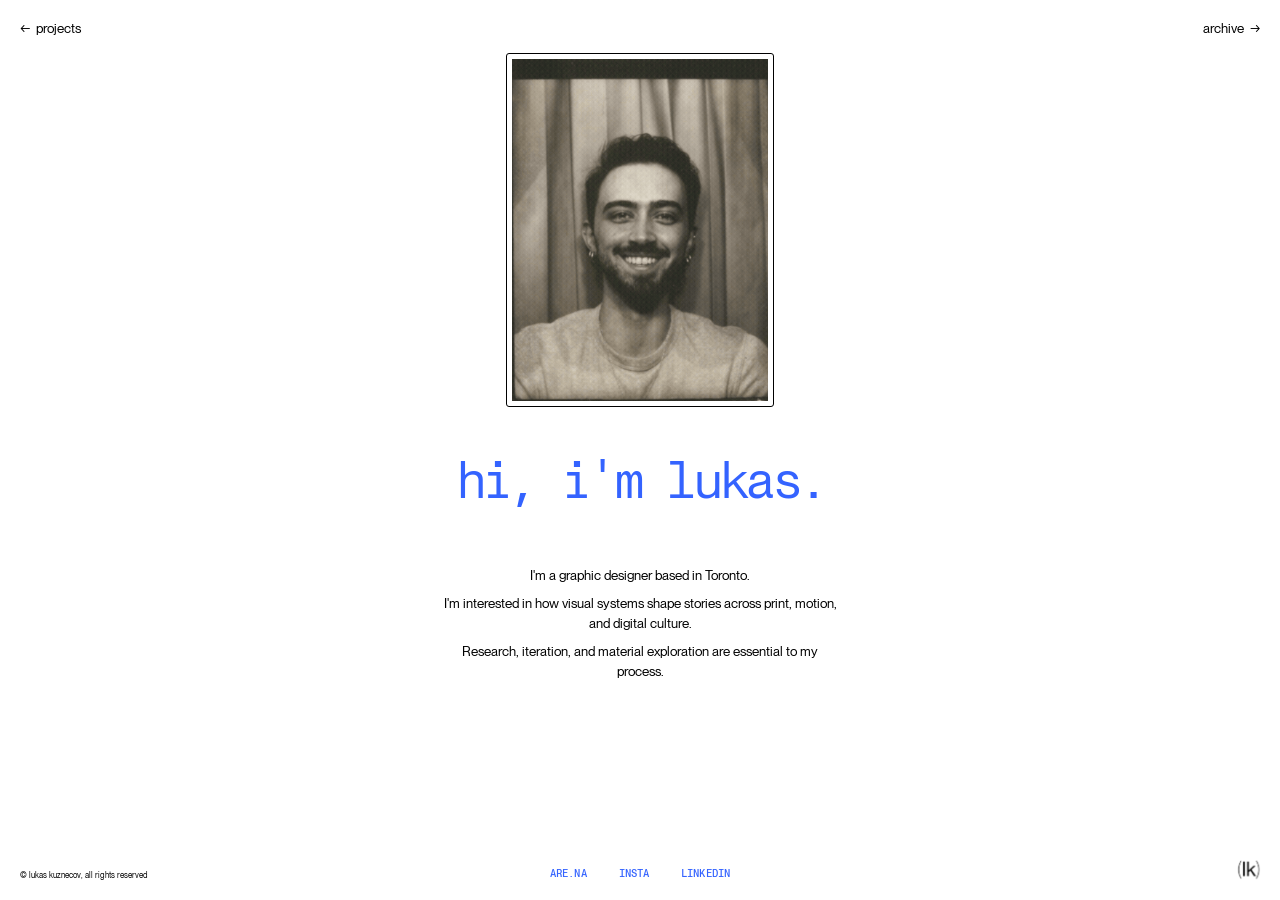
<file: about.html>
<!DOCTYPE html>
<html lang="en">
<head>
    <meta charset="UTF-8">
    <meta name="viewport" content="width=device-width, initial-scale=1.0">
    <title>LUKAS — About</title>
    <meta name="title" content="lukas kuznecov - portfolio">
    <meta name="description" content="Lukas is a graphic designer based in Toronto. He is interested in how visual systems shape stories across print, motion, and digital culture. Research, iteration, and material exploration are essential to his process.">
    <link rel="icon" href="favicon(light).png" media="(prefers-color-scheme: light)">
    <link rel="icon" href="favicon(dark).png" media="(prefers-color-scheme: dark)">
    <link rel="stylesheet" href="portfolio.css">
</head>
<body data-page="about">

    <a href="index.html" class="corner-nav corner-left">PROJECTS</a>
    <a href="archive.html" class="corner-nav corner-right">ARCHIVE</a>
    <div class="copyright-nav"><span>© lukas kuznecov,</span> <span class="copyright-break">all rights reserved</span></div>
    <img class="corner-favicon" src="favicon(light).png" alt="" aria-hidden="true">

    <main class="about-page">
        <div class="about-above">
            <div class="about-card">
                <img src="about/portrait.gif" alt="Portrait">
            </div>
        </div>
        <div class="about-below">
            <h1 class="about-greeting">hi, i'm lukas.</h1>
            <div class="about-description-wrap">
                <div class="about-text">
                    <p>I'm a graphic designer based in Toronto.</p>
                    <p>I'm interested in how visual systems shape stories across print, motion, and digital culture.</p>
                    <p>Research, iteration, and material exploration are essential to my process.</p>
                </div>
            </div>
        </div>
    </main>

    <footer class="about-footer">
        <a href="https://www.are.na/lukas-kuznecov/channels" target="_blank" class="about-footer-link">ARE.NA</a>
        <a href="https://www.instagram.com/lukacyte/" target="_blank" class="about-footer-link">INSTA</a>
        <a href="https://www.linkedin.com/in/lukaskuznecov/" target="_blank" class="about-footer-link">LINKEDIN</a>
    </footer>

    <script src="portfolio.js"></script>
</body>
</html>
</file>
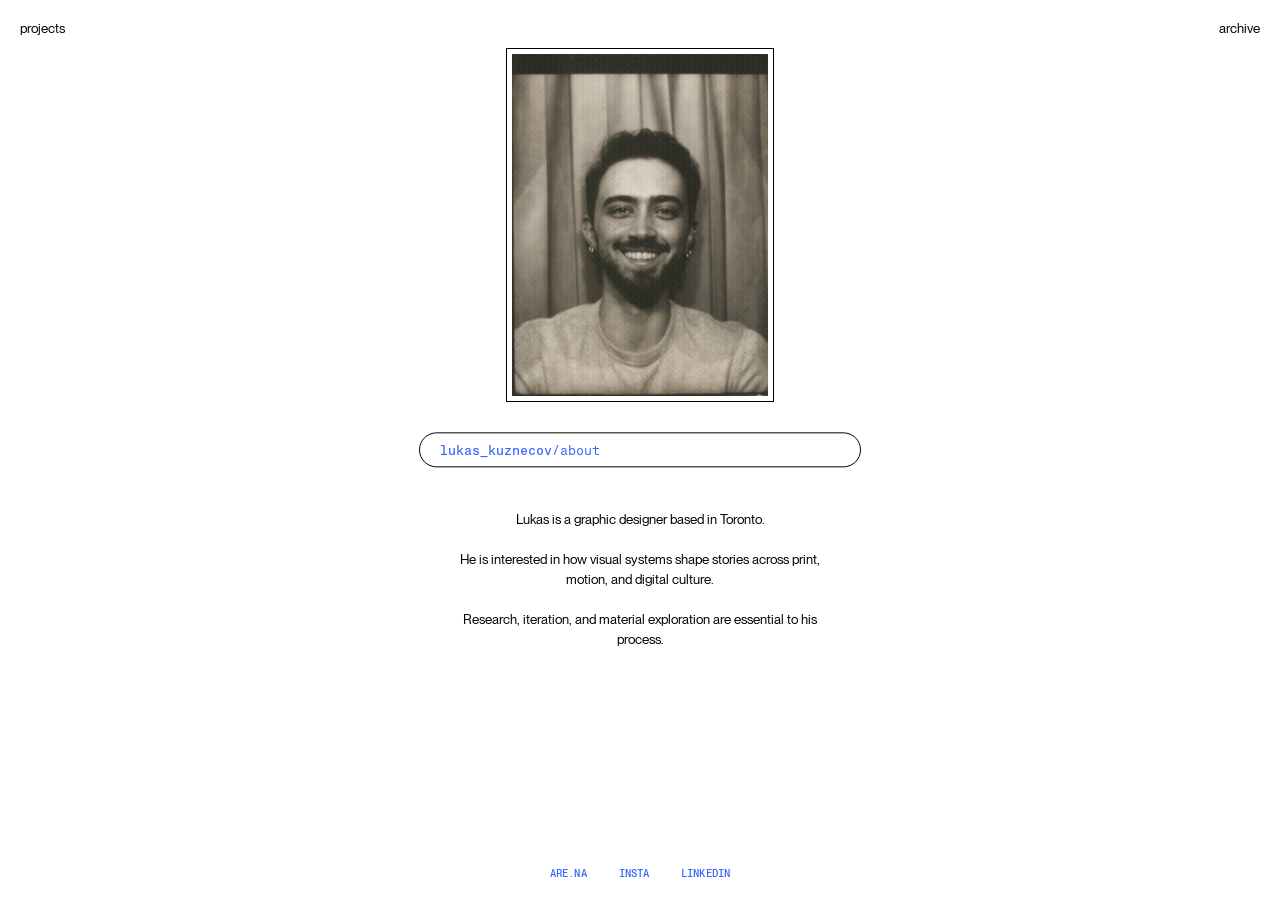
<file: portfolio/about.html>
<!DOCTYPE html>
<html lang="en">
<head>
    <meta charset="UTF-8">
    <meta name="viewport" content="width=device-width, initial-scale=1.0">
    <title>About</title>
    <link rel="stylesheet" href="portfolio.css">
</head>
<body data-page="about">

    <nav class="menu-bar">
        <div class="menu-left">
            <span class="menu-name">LUKAS_KUZNECOV</span>
            <span class="menu-active-area"><span class="menu-active-label"></span><span class="menu-active-sizer" aria-hidden="true">/projects</span></span><span class="menu-hover-area"><span class="menu-hover-label"></span><span class="menu-hover-sizer" aria-hidden="true">/fashion_neurosis/editorial</span></span>
        </div>
    </nav>

    <a href="portfolio.html" class="corner-nav corner-left">PROJECTS</a>
    <a href="archive.html" class="corner-nav corner-right">ARCHIVE</a>

    <main class="about-page">
        <div class="about-above">
            <div class="about-card">
                <img src="about/portrait.gif" alt="Portrait">
            </div>
        </div>
        <div class="about-below">
            <p class="about-text">Lukas is a graphic designer based in Toronto.<br><br>He is interested in how visual systems shape stories across print, motion, and digital culture.<br><br>Research, iteration, and material exploration are essential to his process.</p>
        </div>
    </main>

    <footer class="about-footer">
        <a href="https://www.are.na/lukas-kuznecov/channels" target="_blank" class="about-footer-link">ARE.NA</a>
        <a href="https://www.instagram.com/lukacyte/" target="_blank" class="about-footer-link">INSTA</a>
        <a href="https://www.linkedin.com/in/lukaskuznecov/" target="_blank" class="about-footer-link">LINKEDIN</a>
    </footer>

    <script src="portfolio.js"></script>
</body>
</html>
</file>
<file: portfolio.css>
@font-face {
    font-family: 'PP Neue Montreal Mono';
    src: url('fonts/Neue Montreal Mono/web/PPNeueMontrealMono-Regular.woff2') format('woff2'),
         url('fonts/Neue Montreal Mono/web/PPNeueMontrealMono-Regular.woff') format('woff');
    font-weight: 400;
    font-style: normal;
}

@font-face {
    font-family: 'PP Neue Montreal Mono';
    src: url('fonts/Neue Montreal Mono/web/PPNeueMontrealMono-Medium.woff2') format('woff2'),
         url('fonts/Neue Montreal Mono/web/PPNeueMontrealMono-Medium.woff') format('woff');
    font-weight: 500;
    font-style: normal;
}

@font-face {
    font-family: 'PP Neue Montreal Mono';
    src: url('fonts/Neue Montreal Mono/web/PPNeueMontrealMono-Light.woff2') format('woff2'),
         url('fonts/Neue Montreal Mono/web/PPNeueMontrealMono-Light.woff') format('woff');
    font-weight: 300;
    font-style: normal;
}

* {
    margin: 0;
    padding: 0;
    box-sizing: border-box;
}

body {
    background-color: #ffffff;
    min-height: 100vh;
    font-family: 'PP Neue Montreal Mono', monospace;
    text-transform: lowercase;
    overflow-x: clip;
    --card-radius: 3px;
}

html {
    overflow-x: clip;
    overflow-anchor: none;
}

body,
main,
.home-about,
.projects-feed,
.project-card {
    overflow-anchor: none;
}

#three-container {
    position: fixed;
    top: 100px;
    left: 100px;
    right: 100px;
    bottom: 100px;
    z-index: 0;
    cursor: grab;
}

#three-container:active {
    cursor: grabbing;
}

.menu-bar {
    position: fixed;
    z-index: 9999;
    top: 50%;
    left: 50%;
    transform: translate(-50%, -50%);
    width: max-content;
    font-size: clamp(7px, 1.9vw, 13.33px);
    height: 2.65em;
    border-radius: 1.65em;
    border: clamp(0.8px, 0.13vw, 1.8px) solid #000000;
    background-color: rgba(255, 255, 255, 0.8);
    display: flex;
    align-items: center;
    transition: top 1.1s cubic-bezier(0.76, 0, 0.24, 1),
                transform 1.1s cubic-bezier(0.76, 0, 0.24, 1);
}

.menu-bar.project-open {
    top: 28px;
    transform: translate(-50%, 0);
}

.menu-bar.archive-open {
    top: 63px;
    transform: translate(-50%, 0);
}

.menu-bar.home-lower {
    top: calc(100vh - 28px - 2.65em);
    transform: translate(-50%, 0);
}

.menu-bar.home-lower.home-top,
.menu-bar.home-lower.project-open {
    top: 28px;
    transform: translate(-50%, 0);
}

.menu-left {
    display: flex;
    align-items: center;
    margin-left: 1.5em;
    margin-right: 1.5em;
    white-space: nowrap;
}

/* ── Corner navigation links ──────────────────────────────────────────────── */
.corner-nav,
.return-nav,
.copyright-nav {
    position: fixed;
    top: 20px;
    font-family: 'PP Neue Montreal', sans-serif;
    font-weight: 400;
    font-size: clamp(7px, 1.9vw, 13.33px);
    color: #000000;
    text-decoration: none;
    background: none;
    border: 0;
    padding: 0;
    z-index: 9999;
    user-select: none;
    white-space: nowrap;
    transition: opacity 0.5s ease;
}

.corner-nav.card-open,
.copyright-nav.card-open,
.corner-favicon.card-open {
    opacity: 0;
    pointer-events: none;
}

.corner-left {
    left: 20px;
}

.return-nav {
    left: 20px;
    top: 28px;
    opacity: 0;
    pointer-events: none;
    cursor: pointer;
}

.copyright-nav {
    top: auto;
    bottom: 20px;
    left: 20px;
    font-size: clamp(5px, 0.95vw, 8px);
}

.copyright-break {
    display: inline;
}

.corner-favicon {
    position: fixed;
    right: 16px;
    bottom: 16px;
    width: 30px;
    height: 30px;
    z-index: 9999;
    user-select: none;
    pointer-events: none;
    transition: opacity 0.5s ease;
}

.corner-left::before,
.return-nav::before {
    content: '←';
    margin-right: 0.45em;
}

.return-nav.visible {
    opacity: 1;
    pointer-events: auto;
}

.corner-right {
    right: 20px;
}

.corner-right::after {
    content: '→';
    margin-left: 0.45em;
}

.corner-nav:hover,
.return-nav:hover {
    color: #3463FF;
}

.corner-nav:hover::before,
.corner-nav:hover::after,
.return-nav:hover::before {
    animation: flash 1.2s ease-in-out infinite;
    display: inline-block; /* animation requires a block/inline-block context */
}

@keyframes flash {
    0%, 100% { opacity: 1;   }
    50%       { opacity: 0.3; }
}

.menu-name {
    font-family: 'PP Neue Montreal Mono', monospace;
    font-weight: 500;
    color: #3463FF;
    user-select: none;
    white-space: nowrap;
}


/* Page sections */
.page {
    display: none;
}

.page.active-page {
    display: block;
}

/* Projects feed */
.projects-feed {
    position: relative;
}

.projects-feed:not(.is-laid-out) .project-card,
.archive-feed:not(.is-laid-out) .archive-item {
    visibility: hidden;
}

.project-card {
    display: inline-flex;
    flex-direction: column;
    border: 1.8px solid #000000;
    border-radius: var(--card-radius);
    padding: 5px;
    background: #ffffff;
    overflow: hidden;
    position: absolute;
    z-index: 1;
    cursor: pointer;
    user-select: none;
    transition: width  1.1s cubic-bezier(0.76, 0, 0.24, 1),
                height 1.1s cubic-bezier(0.76, 0, 0.24, 1),
                left   1.1s cubic-bezier(0.76, 0, 0.24, 1),
                top    1.1s cubic-bezier(0.76, 0, 0.24, 1),
                border-color 1.1s ease;
}

.project-card.bg-faded {
    border-color: transparent;
}

.project-card.expanded {
    cursor: pointer;
    z-index: 100;
}

.project-card.vertical.expanded {
    align-items: flex-start;
}

.project-card.horizontal img:not(.card-grid-img):not(.hover-img-preview) {
    display: block;
    width: auto;
    max-width: 90vw;
    height: auto;
    transition: width  1.1s cubic-bezier(0.76, 0, 0.24, 1),
                height 1.1s cubic-bezier(0.76, 0, 0.24, 1);
}

.project-card.vertical img:not(.card-grid-img):not(.hover-img-preview) {
    display: block;
    width: auto;
    max-width: 90vw;
    height: auto;
    transition: width 1.1s cubic-bezier(0.76, 0, 0.24, 1),
                height 1.1s cubic-bezier(0.76, 0, 0.24, 1);
}

/* ── Preview image size transitions ──────────────────────────────────────── */
.project-card > img:not(.card-grid-img):not(.hover-img-preview) {
    transition: width  1.1s cubic-bezier(0.76, 0, 0.24, 1),
                height 1.1s cubic-bezier(0.76, 0, 0.24, 1);
}

.card-detail img:not(.hover-img-preview) {
    background-color: #f4f4f4;
    transition: filter 0.85s ease, opacity 0.85s ease;
}

.card-detail img.project-detail-image-loading:not(.hover-img-preview) {
    filter: blur(14px);
    opacity: 0.45;
}

.card-detail img.project-detail-image-loaded:not(.hover-img-preview) {
    filter: blur(0);
    opacity: 1;
}

.menu-active-area {
    position: relative;
    display: inline-block;
    white-space: nowrap;
}

.menu-active-sizer {
    display: inline-block;
    visibility: hidden;
    pointer-events: none;
    user-select: none;
    white-space: nowrap;
}

.menu-active-label {
    position: absolute;
    left: 0;
    top: 0;
    font-family: 'PP Neue Montreal Mono', monospace;
    color: #3463FF;
    white-space: nowrap;
    display: inline-block;
    opacity: 1;
    transition: opacity 0.5s ease;
}

.menu-hover-area {
    position: relative;
    display: inline-block;
    white-space: nowrap;
}

.menu-hover-sizer {
    display: inline-block;
    visibility: hidden;
    pointer-events: none;
    user-select: none;
    white-space: nowrap;
}

.menu-hover-label {
    position: absolute;
    left: 0;
    top: 0;
    color: #3463FF;
    white-space: nowrap;
    opacity: 0;
    transition: opacity 0.2s ease;
}

.menu-hover-label.visible {
    opacity: 1;
}


/* ── PP Neue Montreal (non-mono) ──────────────────────────────────────────── */
@font-face {
    font-family: 'PP Neue Montreal';
    src: url('fonts/Neue Montreal /PPNeueMontreal-Regular.woff2') format('woff2'),
         url('fonts/Neue Montreal /PPNeueMontreal-Regular.woff') format('woff');
    font-weight: 400;
    font-style: normal;
}

/* ── Expanded card detail layout ─────────────────────────────────────────── */
.card-detail {
    display: none;
    opacity: 0;
    transition: opacity 0.45s ease;
    padding: 20px 0 24px 0;
    width: 100%;
}

.card-detail.visible {
    opacity: 1;
}

.card-video {
    display: block;
    width: 100%;
    aspect-ratio: 16 / 9;
    margin-top: 32px;
    border: none;
}

.project-card[data-title="PURPLE_PAGES"] > img:not(.card-grid-img):not(.hover-img-preview),
.project-card[data-title="PURPLE_PAGES"] .card-video {
    border-radius: 0 0 4px 4px;
    overflow: hidden;
}

.pp-clip-wrap {
    display: contents;
}

.pp-clip-wrap:has(> img) {
    display: block;
    border-radius: 0 0 4px 4px;
    overflow: hidden;
    line-height: 0;
}

.pp-clip-wrap:has(> .card-video) {
    display: block;
    border-radius: 0 0 4px 4px;
    overflow: hidden;
    margin-top: 32px;
}

.pp-clip-wrap > .card-video {
    margin-top: 0;
}
.card-img-grid {
    display: flex;
    flex-direction: column;
    gap: 8px;
    margin-top: 32px;
    width: 100%;
}

.card-grid-img {
    display: block;
    width: 100%;
    height: auto;
}

.card-img-row {
    display: flex;
    flex-direction: row;
    gap: 8px;
    margin-top: 32px;
    width: 100%;
    padding-left: 32px;
    padding-right: 32px;
    box-sizing: border-box;
}

.card-img-row .card-grid-img {
    flex: 1 1 0;
    width: 0;
    height: auto;
    object-fit: cover;
}

.card-video-duo {
    display: flex;
    flex-direction: column;
    gap: 8px;
    margin-top: 32px;
    width: 100%;
}

.card-video-duo .card-video {
    width: 100%;
    margin-top: 0;
}

@media (min-width: 768px) {
    .card-video-duo {
        margin-top: 24px;
    }
}

@media (max-width: 767px) {
    .card-video-duo {
        padding-left: 0;
        padding-right: 0;
    }
}

.card-video-pair {
    display: flex;
    flex-direction: row;
    gap: 8px;
    margin-top: 32px;
    width: 100%;
}

.card-video-pair-item {
    min-width: 0;
}

.card-video-pair-item .card-video {
    display: block;
    width: 100%;
    height: 100%;
    margin-top: 0;
    aspect-ratio: unset;
}

.card-video-gap {
    display: block;
    height: 24px;
}

/* Rotation wrapper: contains a portrait iframe rotated 90° to appear landscape */
.card-video-rotate-wrap {
    position: relative;
    overflow: hidden;
    margin-top: 32px;
    width: 100%;
}

.card-video--rotated {
    position: absolute;
    transform: rotate(90deg);
    transform-origin: center center;
    margin-top: 0;
    border: none;
}

.card-image-grid {
    display: flex;
    gap: 25px;
    margin-top: 25px;
    margin-left: auto;
    padding-right: 3px;
}

.card-image-grid-col {
    flex: 1;
    min-width: 0;
    overflow: hidden;
}

.card-image-grid-col--span2 {
    flex: 2;
}

.card-grid-img {
    display: block;
    width: 100%;
    max-width: 100%;
    height: auto;
}

.card-grid-video {
    display: block;
    width: 100%;
    aspect-ratio: 16 / 9;
    border: none;
}

.card-title {
    font-family: 'PP Neue Montreal Mono', monospace;
    font-weight: 400;
    letter-spacing: -0.09em;
    line-height: 1;
    white-space: nowrap;
    text-transform: uppercase;
    color: #3463FF;
    margin-bottom: 24px;
    padding-left: 3px;
}

.card-info-grid {
    display: grid;
    grid-template-columns: repeat(3, 1fr);
    column-gap: 50px;
    padding: 0 3px 0 12px;
    align-items: start;
}

.card-labels-col {
    grid-column: 1;
    display: flex;
    flex-direction: column;
    gap: 2px;
}

.card-label-item {
    font-family: 'PP Neue Montreal Mono', monospace;
    font-weight: 400;
    font-size: 6pt;
    text-transform: none;
    color: #3463FF;
}

.card-body-col {
    grid-column: 2 / 4;
    margin-top: -3px;
}

.card-body-text {
    font-family: 'PP Neue Montreal', sans-serif;
    font-weight: 400;
    font-size: 10pt;
    line-height: 1.5;
    text-transform: none;
    color: #3463FF;
}

.card-body-link {
    color: inherit;
    text-decoration: none;
}

.hover-img-trigger {
    position: relative;
    text-decoration: underline;
    text-underline-offset: 3px;
    cursor: default;
}

.hover-img-preview {
    display: none;
    position: absolute;
    bottom: calc(100% + 10px);
    left: 50%;
    transform: translateX(-50%);
    width: 220px;
    height: auto;
    border: 1.8px solid #3463FF;
    pointer-events: none;
    z-index: 999;
}

@media (max-width: 767px) {
    .hover-img-preview {
        display: none !important;
    }
}

/* hover preview visibility controlled by JS */

/* ── Vertical card: image + detail side by side ──────────────────────────── */
.project-card.expanded.vertical {
    flex-direction: row;
    align-items: flex-start;
    gap: 25px;
}

.project-card.expanded.vertical .card-detail {
    flex: 1;
    min-width: 0;
    padding: 0 0 24px 0;
    align-self: flex-start;
}

.project-card.expanded.vertical .card-info-grid {
    grid-template-columns: 1fr;
    column-gap: 0;
    row-gap: 20px;
    padding-left: 5px;
}

.project-card.expanded.vertical .card-labels-col {
    grid-column: 1;
    grid-row: 1;
}

.project-card.expanded.vertical .card-body-col {
    grid-column: 1;
    grid-row: 2;
    margin-top: 0;
}

.project-card.expanded.vertical .card-title {
    margin-bottom: 12px;
}

@media (min-width: 768px) {
    .project-card.expanded.vertical .card-detail .card-video-pair,
    .project-card.expanded.vertical .card-detail .card-video {
        margin-top: 40px;
    }

    .project-card[data-title="SCI_AM"].expanded.vertical .card-detail > .card-video:not(.card-video--vertical) {
        margin-top: 56px;
    }

    .project-card[data-title="SCI_AM"].expanded.vertical .card-detail > .card-video-pair {
        margin-top: 24px;
    }
}

/* ── Mobile ──────────────────────────────────────────────────────────────── */
@media (max-width: 767px) {
    .corner-nav,
    .return-nav {
        top: 12px;
    }

    .return-nav {
        top: 63px;
        width: 2.65em;
        height: 2.65em;
        border-radius: 50%;
        border: clamp(0.8px, 0.13vw, 1.8px) solid #000000;
        background-color: rgba(255, 255, 255, 0.8);
        display: flex;
        align-items: center;
        justify-content: center;
        box-sizing: border-box;
        overflow: hidden;
        font-size: clamp(7px, 2.3vw, 10px);
        color: transparent;
        text-indent: -9999px;
    }

    .return-nav::before {
        position: absolute;
        top: 50%;
        left: 50%;
        transform: translate(-50%, -50%);
        margin-right: 0;
        color: #000000;
        text-indent: 0;
    }

    .return-nav:hover::before {
        color: #3463FF;
    }

    .corner-left,
    .return-nav,
    .copyright-nav {
        left: 12px;
    }

    .copyright-nav {
        bottom: 12px;
        font-size: 5px;
    }

    .corner-favicon {
        right: 8px;
        bottom: 8px;
        width: 15px;
        height: 15px;
    }

    .copyright-break {
        display: block;
    }

    .corner-right {
        right: 12px;
    }

    .menu-bar {
        font-size: clamp(7px, 2.3vw, 10px);
        max-width: calc(100vw - 24px);
    }

    .menu-bar.home-lower {
        top: calc(100vh - 92px - 2.65em);
    }

    .menu-bar.home-lower.home-top,
    .menu-bar.home-lower.project-open {
        top: 63px;
    }

    /* Vertical expanded card: stack detail below image instead of side by side */
    .project-card.expanded.vertical {
        flex-direction: column;
        gap: 0;
    }

    .project-card.expanded.vertical .card-detail {
        padding: 14px 0 28px 0;
        align-self: stretch;
    }

    /* Smaller detail typography */
    .card-detail {
        padding: 14px 0 28px 0;
    }

    .card-info-grid {
        column-gap: 20px;
        grid-template-columns: 1fr;
        row-gap: 12px;
        padding-left: 6px;
    }

    .card-labels-col {
        grid-column: 1;
        grid-row: 1;
    }

    .card-body-col {
        grid-column: 1;
        grid-row: 2;
    }

    .card-label-item {
        font-size: 5pt;
    }

    .card-body-text {
        font-size: 8pt;
        line-height: 1.4;
    }

    .card-title {
        margin-bottom: 16px;
    }
}

/* ── About page ───────────────────────────────────────────────────────────── */
.about-page {
    display: flex;
    flex-direction: column;
    align-items: center;
    min-height: 100vh;
}

.home-about {
    position: relative;
    min-height: 100vh;
    padding-bottom: 104px;
    box-sizing: border-box;
}

.home-about.about-pixelated > :not(.about-pixel-canvas) {
    visibility: hidden;
}

.about-pixel-canvas {
    position: absolute;
    inset: 0;
    width: 100%;
    height: 100%;
    pointer-events: none;
    image-rendering: pixelated;
    z-index: 2;
}

/* Top half: portrait sits above the centred menu bar */
.about-above {
    height: 50vh;
    display: flex;
    align-items: center;
    justify-content: center;
    padding: 48px 0 38px;
    box-sizing: border-box;
    flex-shrink: 0;
}

.about-card {
    border: 1.8px solid #000000;
    border-radius: var(--card-radius);
    padding: 5px;
    background: #ffffff;
    display: inline-flex;
    overflow: hidden;
    max-height: 100%;
    box-sizing: border-box;
}

.about-card img {
    display: block;
    width: auto;
    height: auto;
    max-height: calc(50vh - 96px - 12px); /* 96px = top+bottom padding, 12px = card padding */
    max-width: min(90vw, 400px);
    object-fit: contain;
}

/* Bottom half: text appears below the menu bar */
.about-below {
    flex: 1;
    display: flex;
    flex-direction: column;
    align-items: center;
    justify-content: flex-start;
    padding: 4px 24px 0;
    box-sizing: border-box;
}

.about-text {
    font-family: 'PP Neue Montreal', sans-serif;
    font-weight: 400;
    font-size: 10pt;
    line-height: 1.5;
    color: #000000;
    text-align: center;
    text-transform: none;
    max-width: 400px;
}

.about-text p {
    margin: 0;
}

.about-text p + p {
    margin-top: 0.6em;
}

.about-scroll-arrow {
    width: 24px;
    height: var(--about-arrow-height, 80px);
    margin-top: 24px;
    color: #3463FF;
    flex: 0 0 auto;
    opacity: 1;
    transition: opacity 0.45s ease;
}

.about-scroll-arrow.is-hidden {
    opacity: 0;
    pointer-events: none;
}

.about-scroll-arrow svg {
    display: block;
    width: 100%;
    height: 100%;
    overflow: visible;
}

.about-scroll-arrow path {
    fill: none;
    stroke: currentColor;
    stroke-width: 1.8px;
    stroke-linecap: round;
    stroke-linejoin: round;
    vector-effect: non-scaling-stroke;
}

.about-greeting {
    font-family: 'PP Neue Montreal Mono', monospace;
    font-weight: 400;
    letter-spacing: -0.09em;
    line-height: 1;
    color: #3463FF;
    text-transform: lowercase;
    font-size: 52px;
    white-space: nowrap;
    margin: 0;
    padding: 0;
    text-align: center;
}

.about-description-wrap {
    display: flex;
    align-items: center;
    justify-content: center;
    width: 100%;
    margin-top: 60px;
}

@media (max-width: 767px) {
    .about-above {
        height: 35vh;
        padding-bottom: 16px;
    }

    .about-card img {
        max-height: calc(35vh - 96px - 12px);
        max-width: min(60vw, 220px);
    }

    .about-greeting {
        font-size: 28px;
    }

    .about-below {
        padding: 0px calc(12px + 10.5vw) 0;
    }

    .about-description-wrap {
        margin-top: 40px;
    }

    .about-text {
        max-width: 100%;
        width: 100%;
    }
}

.archive-feed {
    position: relative;
    width: 100%;
    box-sizing: border-box;
}

.archive-item {
    position: absolute;
    width: 400px;
    border: 1.8px solid #000000;
    border-radius: var(--card-radius);
    padding: 5px;
    background: #ffffff;
    overflow: hidden;
    box-sizing: border-box;
    cursor: default;
    display: block;
}

.archive-item img {
    display: block;
    width: 100%;
    height: auto;
}

.archive-video {
    display: block;
    width: 100%;
    border: none;
}

@media (max-width: 767px) {
    .archive-item {
        width: 200px;
    }
}

@media (max-width: 767px) {
    .about-text {
        font-size: 8.5pt;
    }
}

.about-footer {
    position: fixed;
    bottom: 20px;
    left: 0;
    width: 100%;
    display: flex;
    justify-content: center;
    gap: 2em;
    z-index: 9999;
}

.about-footer-link {
    font-family: 'PP Neue Montreal Mono', monospace;
    font-weight: 500;
    font-size: 8pt;
    text-transform: uppercase;
    color: #3463FF;
    text-decoration: none;
    letter-spacing: 0.01em;
    white-space: nowrap;
}

.about-footer-link:hover {
    animation: flash 1.2s ease-in-out infinite;
}

.home-about-footer {
    position: static;
    padding: 96px 0 20px;
    box-sizing: border-box;
}

@media (max-width: 767px) {
    .about-footer-link {
        font-size: 6.5pt;
    }

    .home-about-footer {
        padding: 72px 0 14px;
    }

    .project-card,
    .archive-item,
    .about-card {
        border: clamp(0.8px, 0.13vw, 1.8px) solid #000000;
    }
}
</file>
<file: portfolio/portfolio.css>
@font-face {
    font-family: 'PP Neue Montreal Mono';
    src: url('fonts/Neue Montreal Mono/web/PPNeueMontrealMono-Regular.woff2') format('woff2'),
         url('fonts/Neue Montreal Mono/web/PPNeueMontrealMono-Regular.woff') format('woff');
    font-weight: 400;
    font-style: normal;
}

@font-face {
    font-family: 'PP Neue Montreal Mono';
    src: url('fonts/Neue Montreal Mono/web/PPNeueMontrealMono-Medium.woff2') format('woff2'),
         url('fonts/Neue Montreal Mono/web/PPNeueMontrealMono-Medium.woff') format('woff');
    font-weight: 500;
    font-style: normal;
}

@font-face {
    font-family: 'PP Neue Montreal Mono';
    src: url('fonts/Neue Montreal Mono/web/PPNeueMontrealMono-Light.woff2') format('woff2'),
         url('fonts/Neue Montreal Mono/web/PPNeueMontrealMono-Light.woff') format('woff');
    font-weight: 300;
    font-style: normal;
}

* {
    margin: 0;
    padding: 0;
    box-sizing: border-box;
}

body {
    background-color: #ffffff;
    min-height: 100vh;
    font-family: 'PP Neue Montreal Mono', monospace;
    text-transform: lowercase;
    overflow-x: clip;
}

html {
    overflow-x: clip;
}

#three-container {
    position: fixed;
    top: 100px;
    left: 100px;
    right: 100px;
    bottom: 100px;
    z-index: 0;
    cursor: grab;
}

#three-container:active {
    cursor: grabbing;
}

.menu-bar {
    position: fixed;
    z-index: 9999;
    top: 50%;
    left: 50%;
    transform: translate(-50%, -50%);
    width: max-content;
    font-size: clamp(7px, 1.9vw, 13.33px);
    height: 2.65em;
    border-radius: 1.65em;
    border: 1.8px solid #000000;
    background-color: rgba(255, 255, 255, 0.8);
    display: flex;
    align-items: center;
    transition: top 1.1s cubic-bezier(0.76, 0, 0.24, 1),
                transform 1.1s cubic-bezier(0.76, 0, 0.24, 1);
}

.menu-bar.project-open {
    top: 28px;
    transform: translate(-50%, 0);
}

.menu-left {
    display: flex;
    align-items: center;
    margin-left: 1.5em;
    margin-right: 1.5em;
    white-space: nowrap;
}

/* ── Corner navigation links ──────────────────────────────────────────────── */
.corner-nav {
    position: fixed;
    top: 20px;
    font-family: 'PP Neue Montreal', sans-serif;
    font-weight: 400;
    font-size: clamp(7px, 1.9vw, 13.33px);
    color: #000000;
    text-decoration: none;
    z-index: 9999;
    user-select: none;
    white-space: nowrap;
    transition: opacity 0.5s ease;
}

.corner-nav.card-open {
    opacity: 0;
    pointer-events: none;
}

.corner-left {
    left: 20px;
}

.corner-right {
    right: 20px;
}

.corner-nav:hover {
    animation: flash 1.2s ease-in-out infinite;
}

@keyframes flash {
    0%, 100% { opacity: 1;   }
    50%       { opacity: 0.3; }
}

.menu-name {
    font-family: 'PP Neue Montreal Mono', monospace;
    font-weight: 500;
    color: #3463FF;
    user-select: none;
    white-space: nowrap;
}


/* Page sections */
.page {
    display: none;
}

.page.active-page {
    display: block;
}

/* Projects feed */
.projects-feed {
    position: relative;
}

.project-card {
    display: inline-flex;
    flex-direction: column;
    border: 1.8px solid #000000;
    border-radius: 0;
    padding: 5px;
    background: #ffffff;
    position: absolute;
    z-index: 1;
    cursor: pointer;
    user-select: none;
    transition: width  1.1s cubic-bezier(0.76, 0, 0.24, 1),
                height 1.1s cubic-bezier(0.76, 0, 0.24, 1),
                left   1.1s cubic-bezier(0.76, 0, 0.24, 1),
                top    1.1s cubic-bezier(0.76, 0, 0.24, 1),
                border-color 1.1s ease;
}

.project-card.bg-faded {
    border-color: transparent;
}

.project-card.expanded {
    cursor: pointer;
    z-index: 100;
}

.project-card.vertical.expanded {
    align-items: flex-start;
}

.project-card.horizontal img:not(.card-grid-img):not(.hover-img-preview) {
    display: block;
    width: auto;
    max-width: 90vw;
    height: auto;
    transition: width  1.1s cubic-bezier(0.76, 0, 0.24, 1),
                height 1.1s cubic-bezier(0.76, 0, 0.24, 1);
}

.project-card.vertical img:not(.card-grid-img):not(.hover-img-preview) {
    display: block;
    width: auto;
    max-width: 90vw;
    height: auto;
    transition: width 1.1s cubic-bezier(0.76, 0, 0.24, 1),
                height 1.1s cubic-bezier(0.76, 0, 0.24, 1);
}

/* ── Progressive blur-up for preview images ──────────────────────────────── */
.project-card > img:not(.card-grid-img):not(.hover-img-preview) {
    filter: blur(16px);
    transform: scale(1.04);
    transition: filter 0.9s ease, transform 0.9s ease,
                width  1.1s cubic-bezier(0.76, 0, 0.24, 1),
                height 1.1s cubic-bezier(0.76, 0, 0.24, 1);
    will-change: filter, transform;
}

.project-card > img.preview-loaded:not(.card-grid-img):not(.hover-img-preview) {
    filter: blur(0px);
    transform: scale(1);
}

.menu-active-area {
    position: relative;
    display: inline-block;
    white-space: nowrap;
}

.menu-active-sizer {
    display: inline-block;
    visibility: hidden;
    pointer-events: none;
    user-select: none;
    white-space: nowrap;
}

.menu-active-label {
    position: absolute;
    left: 0;
    top: 0;
    font-family: 'PP Neue Montreal Mono', monospace;
    color: #3463FF;
    white-space: nowrap;
    display: inline-block;
    opacity: 1;
    transition: opacity 0.5s ease;
}

.menu-hover-area {
    position: relative;
    display: inline-block;
    white-space: nowrap;
}

.menu-hover-sizer {
    display: inline-block;
    visibility: hidden;
    pointer-events: none;
    user-select: none;
    white-space: nowrap;
}

.menu-hover-label {
    position: absolute;
    left: 0;
    top: 0;
    color: #3463FF;
    white-space: nowrap;
    opacity: 0;
    transition: opacity 0.2s ease;
}

.menu-hover-label.visible {
    opacity: 1;
}


/* ── PP Neue Montreal (non-mono) ──────────────────────────────────────────── */
@font-face {
    font-family: 'PP Neue Montreal';
    src: url('fonts/Neue Montreal /PPNeueMontreal-Regular.woff2') format('woff2'),
         url('fonts/Neue Montreal /PPNeueMontreal-Regular.woff') format('woff');
    font-weight: 400;
    font-style: normal;
}

/* ── Expanded card detail layout ─────────────────────────────────────────── */
.card-detail {
    display: none;
    opacity: 0;
    transition: opacity 0.45s ease;
    padding: 20px 0 24px 0;
    width: 100%;
}

.card-detail.visible {
    opacity: 1;
}

.card-video {
    display: block;
    width: 100%;
    aspect-ratio: 16 / 9;
    margin-top: 32px;
    border: none;
}

.card-img-grid {
    display: flex;
    flex-direction: column;
    gap: 8px;
    margin-top: 32px;
    width: 100%;
}

.card-grid-img {
    display: block;
    width: 100%;
    height: auto;
}

.card-img-row {
    display: flex;
    flex-direction: row;
    gap: 8px;
    margin-top: 32px;
    width: 100%;
    padding-left: 32px;
    padding-right: 32px;
    box-sizing: border-box;
}

.card-img-row .card-grid-img {
    flex: 1 1 0;
    width: 0;
    height: auto;
    object-fit: cover;
}

.card-video-duo {
    display: flex;
    flex-direction: column;
    gap: 8px;
    margin-top: 32px;
    width: 100%;
}

.card-video-duo .card-video {
    width: 100%;
    margin-top: 0;
}

@media (min-width: 768px) {
    .card-video-duo {
        margin-top: 24px;
    }
}

@media (max-width: 767px) {
    .card-video-duo {
        padding-left: 0;
        padding-right: 0;
    }
}

.card-video-pair {
    display: flex;
    flex-direction: row;
    gap: 8px;
    margin-top: 32px;
    width: 100%;
}

.card-video-pair-item {
    min-width: 0;
}

.card-video-pair-item .card-video {
    display: block;
    width: 100%;
    height: 100%;
    margin-top: 0;
    aspect-ratio: unset;
}

.card-video-gap {
    display: block;
    height: 24px;
}

/* Rotation wrapper: contains a portrait iframe rotated 90° to appear landscape */
.card-video-rotate-wrap {
    position: relative;
    overflow: hidden;
    margin-top: 32px;
    width: 100%;
}

.card-video--rotated {
    position: absolute;
    transform: rotate(90deg);
    transform-origin: center center;
    margin-top: 0;
    border: none;
}

.card-image-grid {
    display: flex;
    gap: 25px;
    margin-top: 25px;
    margin-left: auto;
    padding-right: 3px;
}

.card-image-grid-col {
    flex: 1;
    min-width: 0;
    overflow: hidden;
}

.card-image-grid-col--span2 {
    flex: 2;
}

.card-grid-img {
    display: block;
    width: 100%;
    max-width: 100%;
    height: auto;
}

.card-grid-video {
    display: block;
    width: 100%;
    aspect-ratio: 16 / 9;
    border: none;
}

.card-title {
    font-family: 'PP Neue Montreal Mono', monospace;
    font-weight: 400;
    letter-spacing: -0.09em;
    line-height: 1;
    white-space: nowrap;
    text-transform: uppercase;
    color: #3463FF;
    margin-bottom: 24px;
    padding-left: 3px;
}

.card-info-grid {
    display: grid;
    grid-template-columns: repeat(3, 1fr);
    column-gap: 50px;
    padding: 0 3px 0 12px;
    align-items: start;
}

.card-labels-col {
    grid-column: 1;
    display: flex;
    flex-direction: column;
    gap: 2px;
}

.card-label-item {
    font-family: 'PP Neue Montreal Mono', monospace;
    font-weight: 400;
    font-size: 6pt;
    text-transform: none;
    color: #3463FF;
}

.card-body-col {
    grid-column: 2 / 4;
    margin-top: -3px;
}

.card-body-text {
    font-family: 'PP Neue Montreal', sans-serif;
    font-weight: 400;
    font-size: 10pt;
    line-height: 1.5;
    text-transform: none;
    color: #3463FF;
}

.card-body-link {
    color: inherit;
    text-decoration: none;
}

.hover-img-trigger {
    position: relative;
    text-decoration: underline;
    text-underline-offset: 3px;
    cursor: default;
}

.hover-img-preview {
    display: none;
    position: absolute;
    bottom: calc(100% + 10px);
    left: 50%;
    transform: translateX(-50%);
    width: 220px;
    height: auto;
    border: 1.8px solid #3463FF;
    pointer-events: none;
    z-index: 999;
}

@media (max-width: 767px) {
    .hover-img-preview {
        display: none !important;
    }
}

/* hover preview visibility controlled by JS */

/* ── Vertical card: image + detail side by side ──────────────────────────── */
.project-card.expanded.vertical {
    flex-direction: row;
    align-items: flex-start;
    gap: 25px;
}

.project-card.expanded.vertical .card-detail {
    flex: 1;
    min-width: 0;
    padding: 0 0 24px 0;
    align-self: flex-start;
}

.project-card.expanded.vertical .card-info-grid {
    grid-template-columns: 1fr;
    column-gap: 0;
    row-gap: 20px;
    padding-left: 5px;
}

.project-card.expanded.vertical .card-labels-col {
    grid-column: 1;
    grid-row: 1;
}

.project-card.expanded.vertical .card-body-col {
    grid-column: 1;
    grid-row: 2;
    margin-top: 0;
}

.project-card.expanded.vertical .card-title {
    margin-bottom: 12px;
}

@media (min-width: 768px) {
    .project-card.expanded.vertical .card-detail .card-video-pair,
    .project-card.expanded.vertical .card-detail .card-video {
        margin-top: 40px;
    }

    .project-card[data-title="SCI_AM"].expanded.vertical .card-detail > .card-video:not(.card-video--vertical) {
        margin-top: 56px;
    }

    .project-card[data-title="SCI_AM"].expanded.vertical .card-detail > .card-video-pair {
        margin-top: 24px;
    }
}

/* ── Mobile ──────────────────────────────────────────────────────────────── */
@media (max-width: 767px) {
    .menu-bar {
        font-size: clamp(7px, 2.3vw, 10px);
        max-width: calc(100vw - 24px);
    }

    /* Vertical expanded card: stack detail below image instead of side by side */
    .project-card.expanded.vertical {
        flex-direction: column;
        gap: 0;
    }

    .project-card.expanded.vertical .card-detail {
        padding: 14px 0 28px 0;
        align-self: stretch;
    }

    /* Smaller detail typography */
    .card-detail {
        padding: 14px 0 28px 0;
    }

    .card-info-grid {
        column-gap: 20px;
        grid-template-columns: 1fr;
        row-gap: 12px;
        padding-left: 6px;
    }

    .card-labels-col {
        grid-column: 1;
        grid-row: 1;
    }

    .card-body-col {
        grid-column: 1;
        grid-row: 2;
    }

    .card-label-item {
        font-size: 5pt;
    }

    .card-body-text {
        font-size: 8pt;
        line-height: 1.4;
    }

    .card-title {
        margin-bottom: 16px;
    }
}

/* ── About page ───────────────────────────────────────────────────────────── */
.about-page {
    display: flex;
    flex-direction: column;
    align-items: center;
    min-height: 100vh;
}

/* Top half: portrait sits above the centred menu bar */
.about-above {
    height: 50vh;
    display: flex;
    align-items: center;
    justify-content: center;
    padding: 48px 0;
    box-sizing: border-box;
}

.about-card {
    border: 1.8px solid #000000;
    padding: 5px;
    background: #ffffff;
    display: inline-flex;
    max-height: 100%;
    box-sizing: border-box;
}

.about-card img {
    display: block;
    width: auto;
    height: auto;
    max-height: calc(50vh - 96px - 12px); /* 96px = top+bottom padding, 12px = card padding */
    max-width: min(90vw, 400px);
    object-fit: contain;
}

/* Bottom half: text appears below the menu bar */
.about-below {
    min-height: 50vh;
    display: flex;
    align-items: flex-start;
    justify-content: center;
    padding: 60px 24px 120px;
    box-sizing: border-box;
}

.about-text {
    font-family: 'PP Neue Montreal', sans-serif;
    font-weight: 400;
    font-size: 10pt;
    line-height: 1.5;
    color: #000000;
    text-align: center;
    text-transform: none;
    max-width: 400px;
    width: 90vw;
}

.archive-feed {
    position: relative;
    width: 100%;
    box-sizing: border-box;
}

.archive-item {
    position: absolute;
    width: 400px;
    border: 1.8px solid #000000;
    padding: 5px;
    background: #ffffff;
    box-sizing: border-box;
    cursor: default;
    display: block;
}

.archive-item img {
    display: block;
    width: 100%;
    height: auto;
}

.archive-video {
    display: block;
    width: 100%;
    border: none;
}

@media (max-width: 767px) {
    .archive-item {
        width: 200px;
    }
}

@media (max-width: 767px) {
    .about-text {
        font-size: 8.5pt;
    }
}

.about-footer {
    position: fixed;
    bottom: 20px;
    left: 0;
    width: 100%;
    display: flex;
    justify-content: center;
    gap: 2em;
    z-index: 9999;
}

.about-footer-link {
    font-family: 'PP Neue Montreal Mono', monospace;
    font-weight: 500;
    font-size: 8pt;
    text-transform: uppercase;
    color: #3463FF;
    text-decoration: none;
    letter-spacing: 0.01em;
    white-space: nowrap;
}

.about-footer-link:hover {
    animation: flash 1.2s ease-in-out infinite;
}

@media (max-width: 767px) {
    .about-footer-link {
        font-size: 6.5pt;
    }
}
</file>
